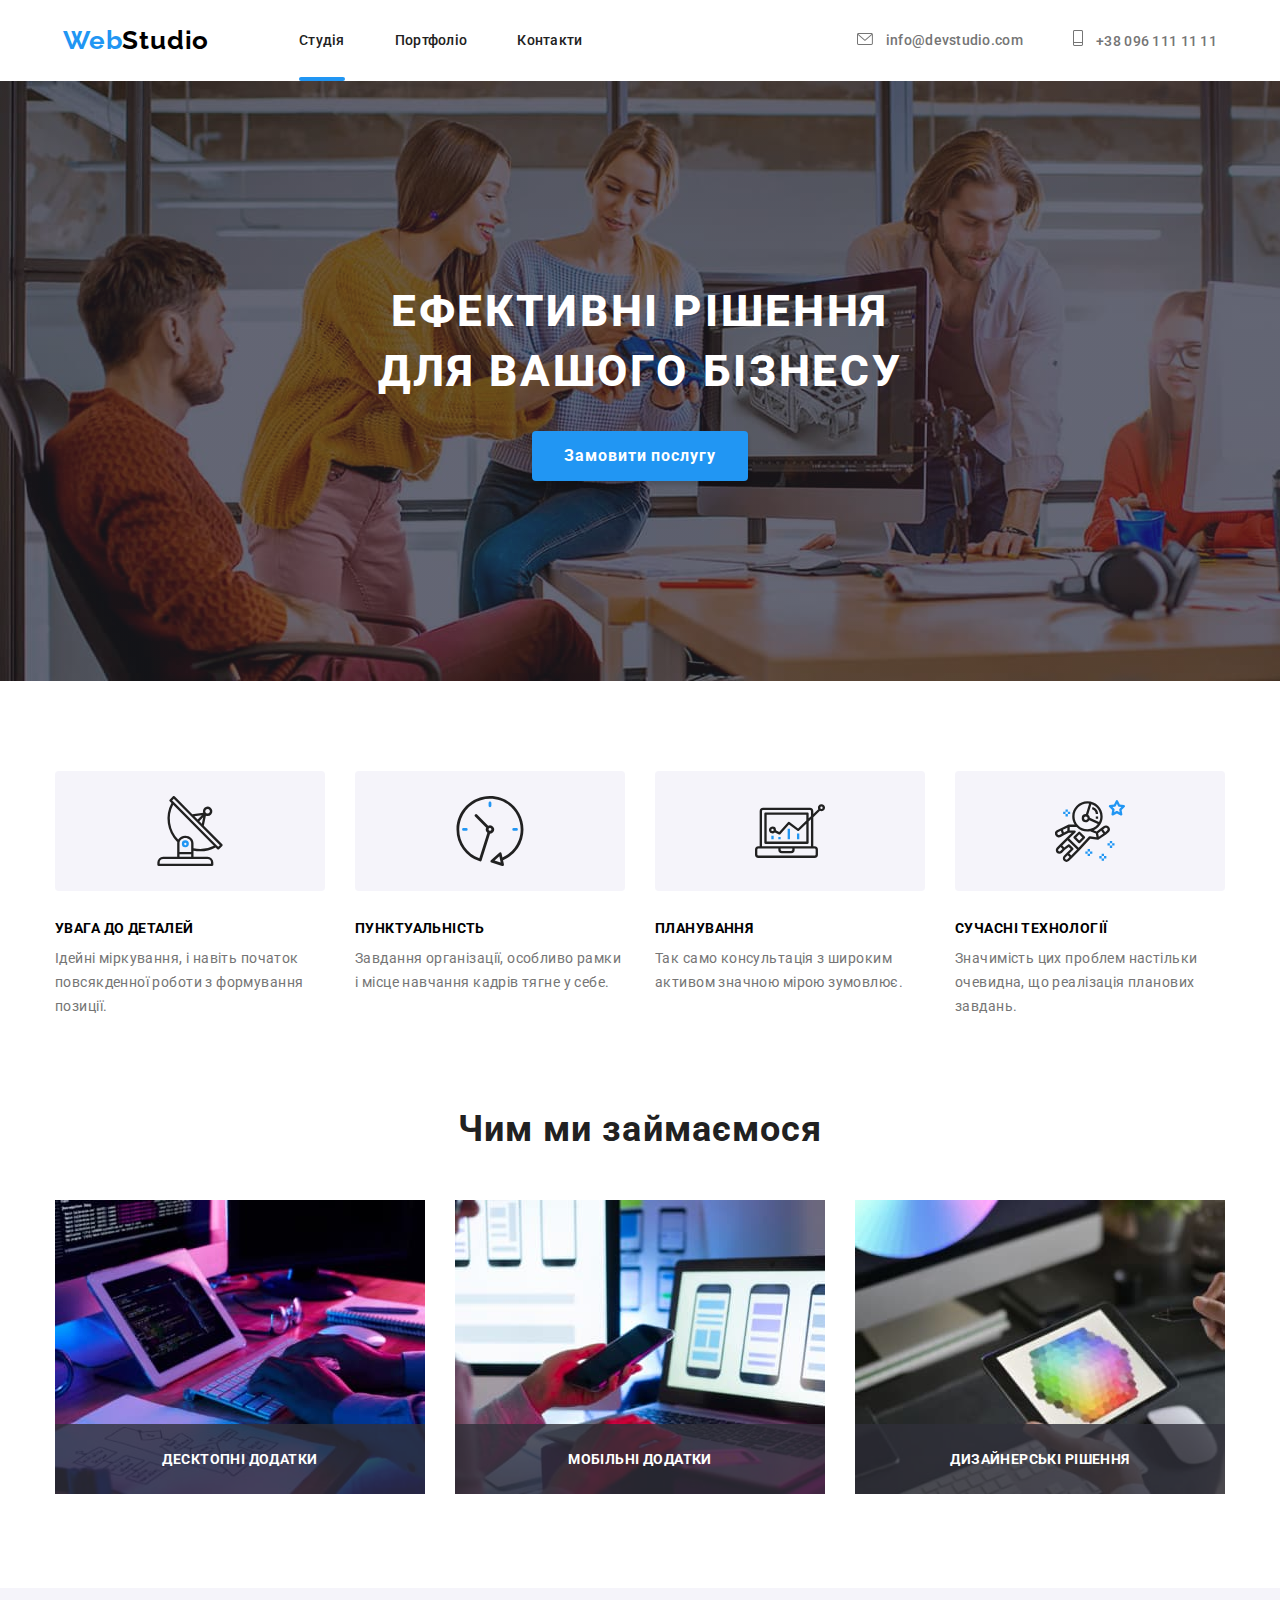
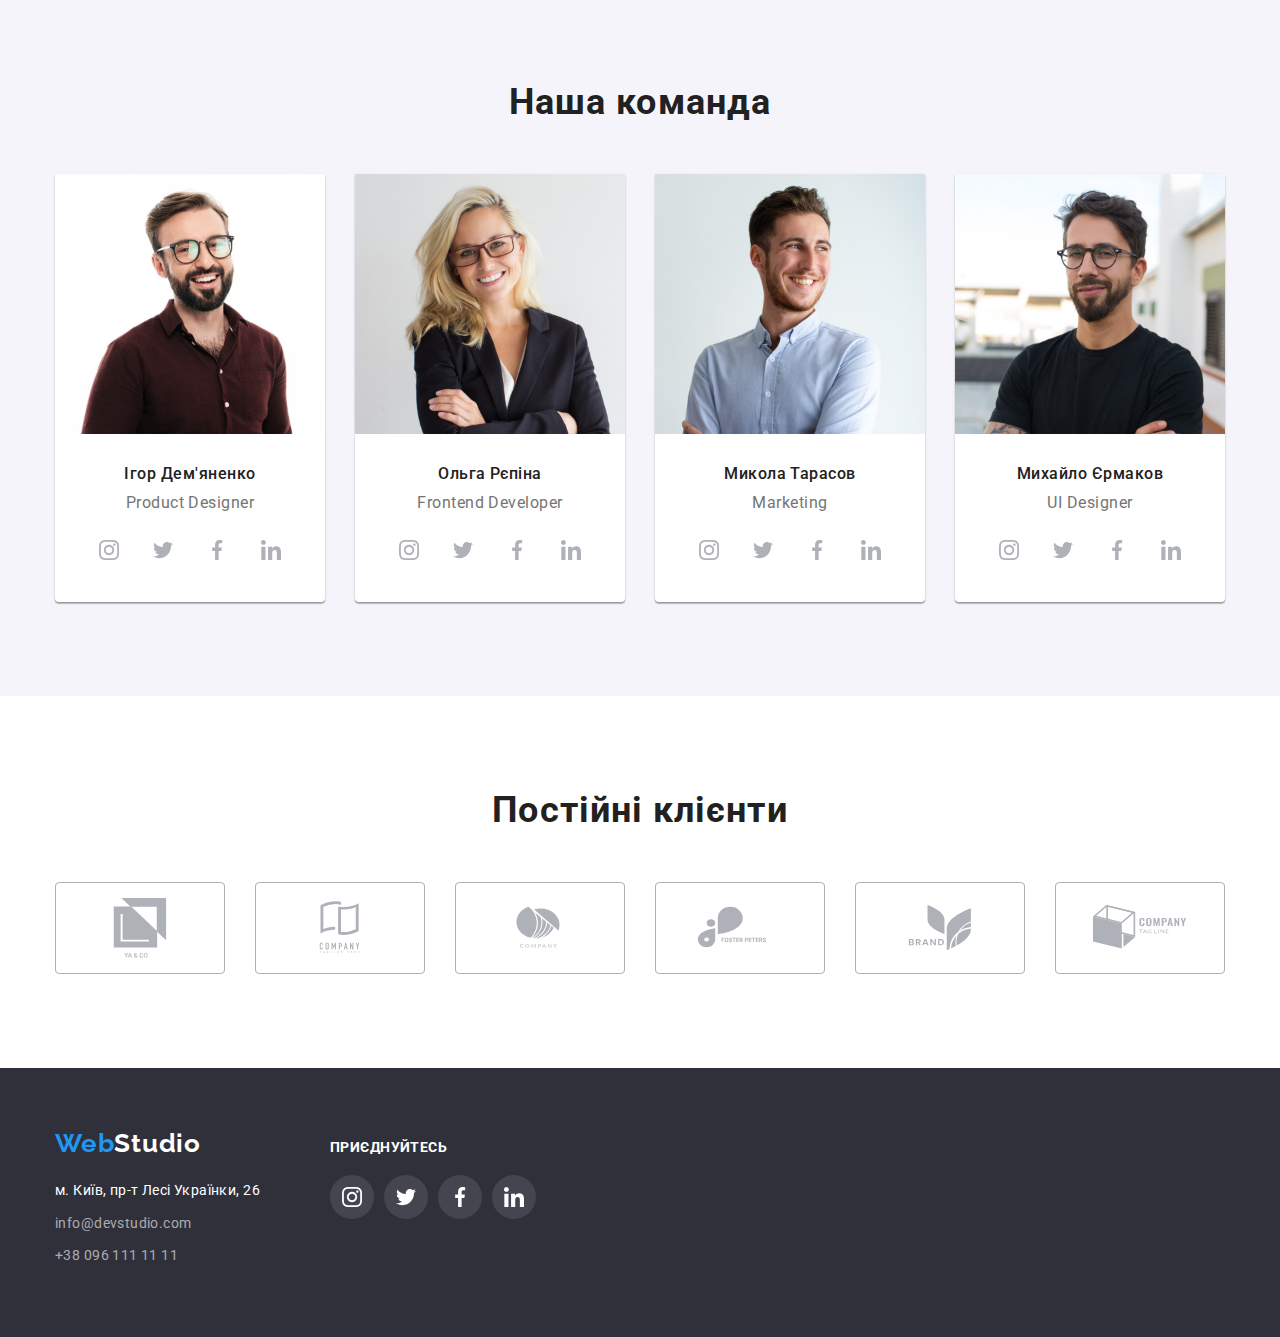
<file: index.html>
<!DOCTYPE html>
<html lang="uk">
  <head>
    <meta charset="UTF-8" />
    <meta http-equiv="X-UA-Compatible" content="IE=edge" />
    <meta name="viewport" content="width=device-width, initial-scale=1.0" />
    <title>WebStudio</title>
    <link href="https://unpkg.com/aos@2.3.1/dist/aos.css" rel="stylesheet" />
    <link
      rel="stylesheet"
      href="https://cdnjs.cloudflare.com/ajax/libs/animate.css/4.1.1/animate.min.css"
    />
    <link rel="stylesheet" href="./css/modern-normalize.css" />
    <link rel="stylesheet" href="./css/styles.css" />
    <link rel="preconnect" href="https://fonts.googleapis.com" />
    <link rel="preconnect" href="https://fonts.gstatic.com" crossorigin />
    <link
      href="https://fonts.googleapis.com/css2?family=Raleway:wght@700&family=Roboto:wght@400;500;700;900&display=swap"
      rel="stylesheet"
    />
  </head>
  <body>
    <header class="page-header">
      <div class="container">
        <a class="header-logo" href="./index.html"
          ><span style="color: #2196f3">Web</span>Studio</a
        >
        <nav>
          <ul class="header-nav">
            <li class="header-li list">
              <a class="header-link current" href="./index.html">Студія</a>
            </li>
            <li class="header-li list">
              <a class="header-link" href="./portfolio.html">Портфоліо</a>
            </li>
            <li class="header-li list">
              <a class="header-link" href="#contacts">Контакти</a>
            </li>
          </ul>
          <ul class="header-contacts">
            <li class="header-contacts-li list">
              <a class="header-contacts-link" href="mailto:info@devstudio.com"
                ><svg class="icon-mail">
                  <use href="./images/symbol-defs.svg#icon-envelope"></use>
                </svg>
                info@devstudio.com</a
              >
            </li>
            <li class="header-contacts-li list">
              <a class="header-contacts-link" href="tel:+380961111111">
                <svg class="icon-tel">
                  <use href="./images/symbol-defs.svg#icon-vector"></use>
                </svg>
                +38 096 111 11 11</a
              >
            </li>
          </ul>
        </nav>
      </div>
    </header>
    <main>
      <section class="main-section">
        <div class="container">
          <div class="main-section-container">
            <h1>
              Ефективні рішення<br />
              для вашого бізнесу
            </h1>
            <button class="main-button" type="button" data-modal-open>
              Замовити послугу
            </button>
          </div>
        </div>
      </section>

      <section class="features-section">
        <div class="container">
          <h2 class="visually-hidden">Наші особливості</h2>
          <ul class="features-section-ul">
            <li class="features-section-li list">
              <h3>Увага до деталей</h3>
              <p>
                Ідейні міркування, і навіть початок повсякденної роботи з
                формування позиції.
              </p>
            </li>
            <li class="features-section-li list">
              <h3>Пунктуальність</h3>
              <p>
                Завдання організації, особливо рамки і місце навчання кадрів
                тягне у себе.
              </p>
            </li>
            <li class="features-section-li list">
              <h3>Планування</h3>
              <p>
                Так само консультація з широким активом значною мірою зумовлює.
              </p>
            </li>
            <li class="features-section-li list">
              <h3>Сучасні технології</h3>
              <p>
                Значимість цих проблем настільки очевидна, що реалізація
                планових завдань.
              </p>
            </li>
          </ul>
        </div>
      </section>
      <section class="img-items">
        <h2>Чим ми займаємося</h2>
        <div class="container">
          <ul class="img-ul list">
            <li>
              <img
                src="./images/img1.jpg"
                alt="Зображення компьютеру планшету та клавіатури"
                width="370"
              />
              <p class="label">Десктопні додатки</p>
            </li>
            <li>
              <img
                src="./images/img2.jpg"
                alt="Зображення телефону та екрану компьютера"
                width="370"
              />
              <p class="label">Мобільні додатки</p>
            </li>
            <li>
              <img
                src="./images/img3.jpg"
                alt="Зображення планшету"
                width="370"
              />
              <p class="label">Дизайнерські рішення</p>
            </li>
          </ul>
        </div>
      </section>
      <section class="team-section">
        <h2>Наша команда</h2>
        <div class="container">
          <ul class="team-section-ul">
            <li class="team-section-li list">
              <img
                src="./images/img4.jpg"
                alt="Фото Ігор Дем'яненко"
                width="270"
              />
              <div class="team-member-div">
                <h3>Ігор Дем'яненко</h3>
                <p>Product Designer</p>
                <ul class="soc-list list">
                  <li class="soc-item">
                    <a
                      href="#"
                      class="social-link link"
                      target="_blank"
                      rel="noopener noreferrer nofollow"
                    >
                      <svg class="icon-soc" width="20px" height="20px">
                        <use
                          href="./images/symbol-defs.svg#icon-instagram"
                        ></use>
                      </svg>
                    </a>
                  </li>
                  <li class="soc-item">
                    <a
                      href="#"
                      class="social-link link"
                      target="_blank"
                      rel="noopener noreferrer nofollow"
                    >
                      <svg class="icon-soc" width="20px" height="20px">
                        <use href="./images/symbol-defs.svg#icon-twitter"></use>
                      </svg>
                    </a>
                  </li>
                  <li class="soc-item">
                    <a
                      href="#"
                      class="social-link link"
                      target="_blank"
                      rel="noopener noreferrer nofollow"
                    >
                      <svg class="icon-soc" width="20px" height="20px">
                        <use
                          href="./images/symbol-defs.svg#icon-facebook"
                        ></use>
                      </svg>
                    </a>
                  </li>
                  <li class="soc-item">
                    <a
                      href="#"
                      class="social-link link"
                      target="_blank"
                      rel="noopener noreferrer nofollow"
                    >
                      <svg class="icon-soc" width="20px" height="20px">
                        <use
                          href="./images/symbol-defs.svg#icon-linkedin"
                        ></use>
                      </svg>
                    </a>
                  </li>
                </ul>
              </div>
            </li>
            <li class="team-section-li list">
              <img
                src="./images/img5.jpg"
                alt="Фото Ольги Рєпіної"
                width="270"
              />
              <div class="team-member-div">
                <h3>Ольга Рєпіна</h3>
                <p>Frontend Developer</p>
                <ul class="soc-list list">
                  <li class="soc-item">
                    <a
                      href="#"
                      class="social-link link"
                      target="_blank"
                      rel="noopener noreferrer nofollow"
                    >
                      <svg class="icon-soc" width="20px" height="20px">
                        <use
                          href="./images/symbol-defs.svg#icon-instagram"
                        ></use>
                      </svg>
                    </a>
                  </li>
                  <li class="soc-item">
                    <a
                      href="#"
                      class="social-link link"
                      target="_blank"
                      rel="noopener noreferrer nofollow"
                    >
                      <svg class="icon-soc" width="20px" height="20px">
                        <use href="./images/symbol-defs.svg#icon-twitter"></use>
                      </svg>
                    </a>
                  </li>
                  <li class="soc-item">
                    <a
                      href="#"
                      class="social-link link"
                      target="_blank"
                      rel="noopener noreferrer nofollow"
                    >
                      <svg class="icon-soc" width="20px" height="20px">
                        <use
                          href="./images/symbol-defs.svg#icon-facebook"
                        ></use>
                      </svg>
                    </a>
                  </li>
                  <li class="soc-item">
                    <a
                      href="#"
                      class="social-link link"
                      target="_blank"
                      rel="noopener noreferrer nofollow"
                    >
                      <svg class="icon-soc" width="20px" height="20px">
                        <use
                          href="./images/symbol-defs.svg#icon-linkedin"
                        ></use>
                      </svg>
                    </a>
                  </li>
                </ul>
              </div>
            </li>
            <li class="team-section-li list">
              <img
                src="./images/img6.jpg"
                alt="Фото Миколи Тарасова"
                width="270"
              />
              <div class="team-member-div">
                <h3>Микола Тарасов</h3>
                <p>Marketing</p>
                <ul class="soc-list list">
                  <li class="soc-item">
                    <a
                      href="#"
                      class="social-link link"
                      target="_blank"
                      rel="noopener noreferrer nofollow"
                    >
                      <svg class="icon-soc" width="20px" height="20px">
                        <use
                          href="./images/symbol-defs.svg#icon-instagram"
                        ></use>
                      </svg>
                    </a>
                  </li>
                  <li class="soc-item">
                    <a
                      href="#"
                      class="social-link link"
                      target="_blank"
                      rel="noopener noreferrer nofollow"
                    >
                      <svg class="icon-soc" width="20px" height="20px">
                        <use href="./images/symbol-defs.svg#icon-twitter"></use>
                      </svg>
                    </a>
                  </li>
                  <li class="soc-item">
                    <a
                      href="#"
                      class="social-link link"
                      target="_blank"
                      rel="noopener noreferrer nofollow"
                    >
                      <svg class="icon-soc" width="20px" height="20px">
                        <use
                          href="./images/symbol-defs.svg#icon-facebook"
                        ></use>
                      </svg>
                    </a>
                  </li>
                  <li class="soc-item">
                    <a
                      href="#"
                      class="social-link link"
                      target="_blank"
                      rel="noopener noreferrer nofollow"
                    >
                      <svg class="icon-soc" width="20px" height="20px">
                        <use
                          href="./images/symbol-defs.svg#icon-linkedin"
                        ></use>
                      </svg>
                    </a>
                  </li>
                </ul>
              </div>
            </li>
            <li class="team-section-li list">
              <img
                src="./images/img7.jpg"
                alt="Фото Михайла Єрмакова"
                width="270"
              />
              <div class="team-member-div">
                <h3>Михайло Єрмаков</h3>
                <p>UI Designer</p>
                <ul class="soc-list list">
                  <li class="soc-item">
                    <a
                      href="#"
                      class="social-link link"
                      target="_blank"
                      rel="noopener noreferrer nofollow"
                    >
                      <svg class="icon-soc" width="20px" height="20px">
                        <use
                          href="./images/symbol-defs.svg#icon-instagram"
                        ></use>
                      </svg>
                    </a>
                  </li>
                  <li class="soc-item">
                    <a
                      href="#"
                      class="social-link link"
                      target="_blank"
                      rel="noopener noreferrer nofollow"
                    >
                      <svg class="icon-soc" width="20px" height="20px">
                        <use href="./images/symbol-defs.svg#icon-twitter"></use>
                      </svg>
                    </a>
                  </li>
                  <li class="soc-item">
                    <a
                      href="#"
                      class="social-link link"
                      target="_blank"
                      rel="noopener noreferrer nofollow"
                    >
                      <svg class="icon-soc" width="20px" height="20px">
                        <use
                          href="./images/symbol-defs.svg#icon-facebook"
                        ></use>
                      </svg>
                    </a>
                  </li>
                  <li class="soc-item">
                    <a
                      href="#"
                      class="social-link link"
                      target="_blank"
                      rel="noopener noreferrer nofollow"
                    >
                      <svg class="icon-soc" width="20px" height="20px">
                        <use
                          href="./images/symbol-defs.svg#icon-linkedin"
                        ></use>
                      </svg>
                    </a>
                  </li>
                </ul>
              </div>
            </li>
          </ul>
        </div>
      </section>
      <section class="clients">
        <h2>Постійні клієнти</h2>
        <ul class="clients-ul">
          <li class="clients-li list">
            <a
              href="#"
              class="client-link link"
              target="_blank"
              rel="noopener noreferrer nofollow"
            >
              <svg class="icon-logo" width="106px" height="60px">
                <use href="./images/symbol-defs.svg#icon-Logo1"></use>
              </svg>
            </a>
          </li>
          <li class="clients-li list">
            <a
              href="#"
              class="client-link link"
              target="_blank"
              rel="noopener noreferrer nofollow"
            >
              <svg class="icon-logo" width="106px" height="60px">
                <use href="./images/symbol-defs.svg#icon-Logo2"></use>
              </svg>
            </a>
          </li>
          <li class="clients-li list">
            <a
              href="#"
              class="client-link link"
              target="_blank"
              rel="noopener noreferrer nofollow"
            >
              <svg class="icon-logo" width="106px" height="60px">
                <use href="./images/symbol-defs.svg#icon-Logo3"></use>
              </svg>
            </a>
          </li>
          <li class="clients-li list">
            <a
              href="#"
              class="client-link link"
              target="_blank"
              rel="noopener noreferrer nofollow"
            >
              <svg class="icon-logo" width="106px" height="60px">
                <use href="./images/symbol-defs.svg#icon-Logo4"></use>
              </svg>
            </a>
          </li>
          <li class="clients-li list">
            <a
              href="#"
              class="client-link link"
              target="_blank"
              rel="noopener noreferrer nofollow"
            >
              <svg class="icon-logo" width="106px" height="60px">
                <use href="./images/symbol-defs.svg#icon-Logo5"></use>
              </svg>
            </a>
          </li>
          <li class="clients-li list">
            <a
              href="#"
              class="client-link link"
              target="_blank"
              rel="noopener noreferrer nofollow"
            >
              <svg class="icon-logo" width="106px" height="60px">
                <use href="./images/symbol-defs.svg#icon-Logo6"></use>
              </svg>
            </a>
          </li>
        </ul>
      </section>
    </main>
    <footer>
      <div class="container-footer">
        <div>
          <a class="logo-footer" href="./index.html"
            ><span style="color: #2196f3">Web</span>Studio</a
          >
          <address>
            <ul class="footer-ul" id="contacts">
              <li class="footer-li list">
                <a
                  class="footer-address"
                  href="https://goo.gl/maps/fCmVy85zuMWWHmQd8"
                  target="_blank"
                  rel="noopener noreferrer nofollow"
                  >м. Київ, пр-т Лесі Українки, 26</a
                >
              </li>
              <li class="footer-li list">
                <a class="footer-link" href="mailto:info@devstudio.com"
                  >info@devstudio.com</a
                >
              </li>
              <li class="footer-li list">
                <a class="footer-link" href="tel:+380961111111"
                  >+38 096 111 11 11</a
                >
              </li>
            </ul>
          </address>
        </div>
        <div class="social-links-footer">
          <h2>Приєднуйтесь</h2>
          <ul class="social-footer-ul list">
            <li class="social-footer-li">
              <a
                href="#"
                class="social-link link"
                target="_blank"
                rel="noopener noreferrer nofollow"
              >
                <svg class="icon-footer" width="20px" height="20px">
                  <use href="./images/symbol-defs.svg#icon-instagram"></use>
                </svg>
              </a>
            </li>
            <li class="social-footer-li">
              <a
                href="#"
                class="social-link link"
                target="_blank"
                rel="noopener noreferrer nofollow"
              >
                <svg class="icon-footer" width="20px" height="20px">
                  <use href="./images/symbol-defs.svg#icon-twitter"></use>
                </svg>
              </a>
            </li>
            <li class="social-footer-li">
              <a
                href="#"
                class="social-link link"
                target="_blank"
                rel="noopener noreferrer nofollow"
              >
                <svg class="icon-footer" width="20px" height="20px">
                  <use href="./images/symbol-defs.svg#icon-facebook"></use>
                </svg>
              </a>
            </li>
            <li class="social-footer-li">
              <a
                href="#"
                class="social-link link"
                target="_blank"
                rel="noopener noreferrer nofollow"
              >
                <svg class="icon-footer" width="20px" height="20px">
                  <use href="./images/symbol-defs.svg#icon-linkedin"></use>
                </svg>
              </a>
            </li>
          </ul>
        </div>
      </div>
    </footer>
    <div class="backdrop is-hidden" data-modal>
      <div class="modal">
        <button type="button" class="modal-close" data-modal-close>
          <svg class="modal-close-icon" width="11px" height="11px">
            <use href="./images/symbol-defs.svg#icon-x-close"></use>
          </svg>
        </button>
      </div>
    </div>
    <script src="./js/modal.js"></script>
    <script src="https://unpkg.com/aos@2.3.1/dist/aos.js"></script>
    <script>
      AOS.init();
    </script>
  </body>
</html>
</file>
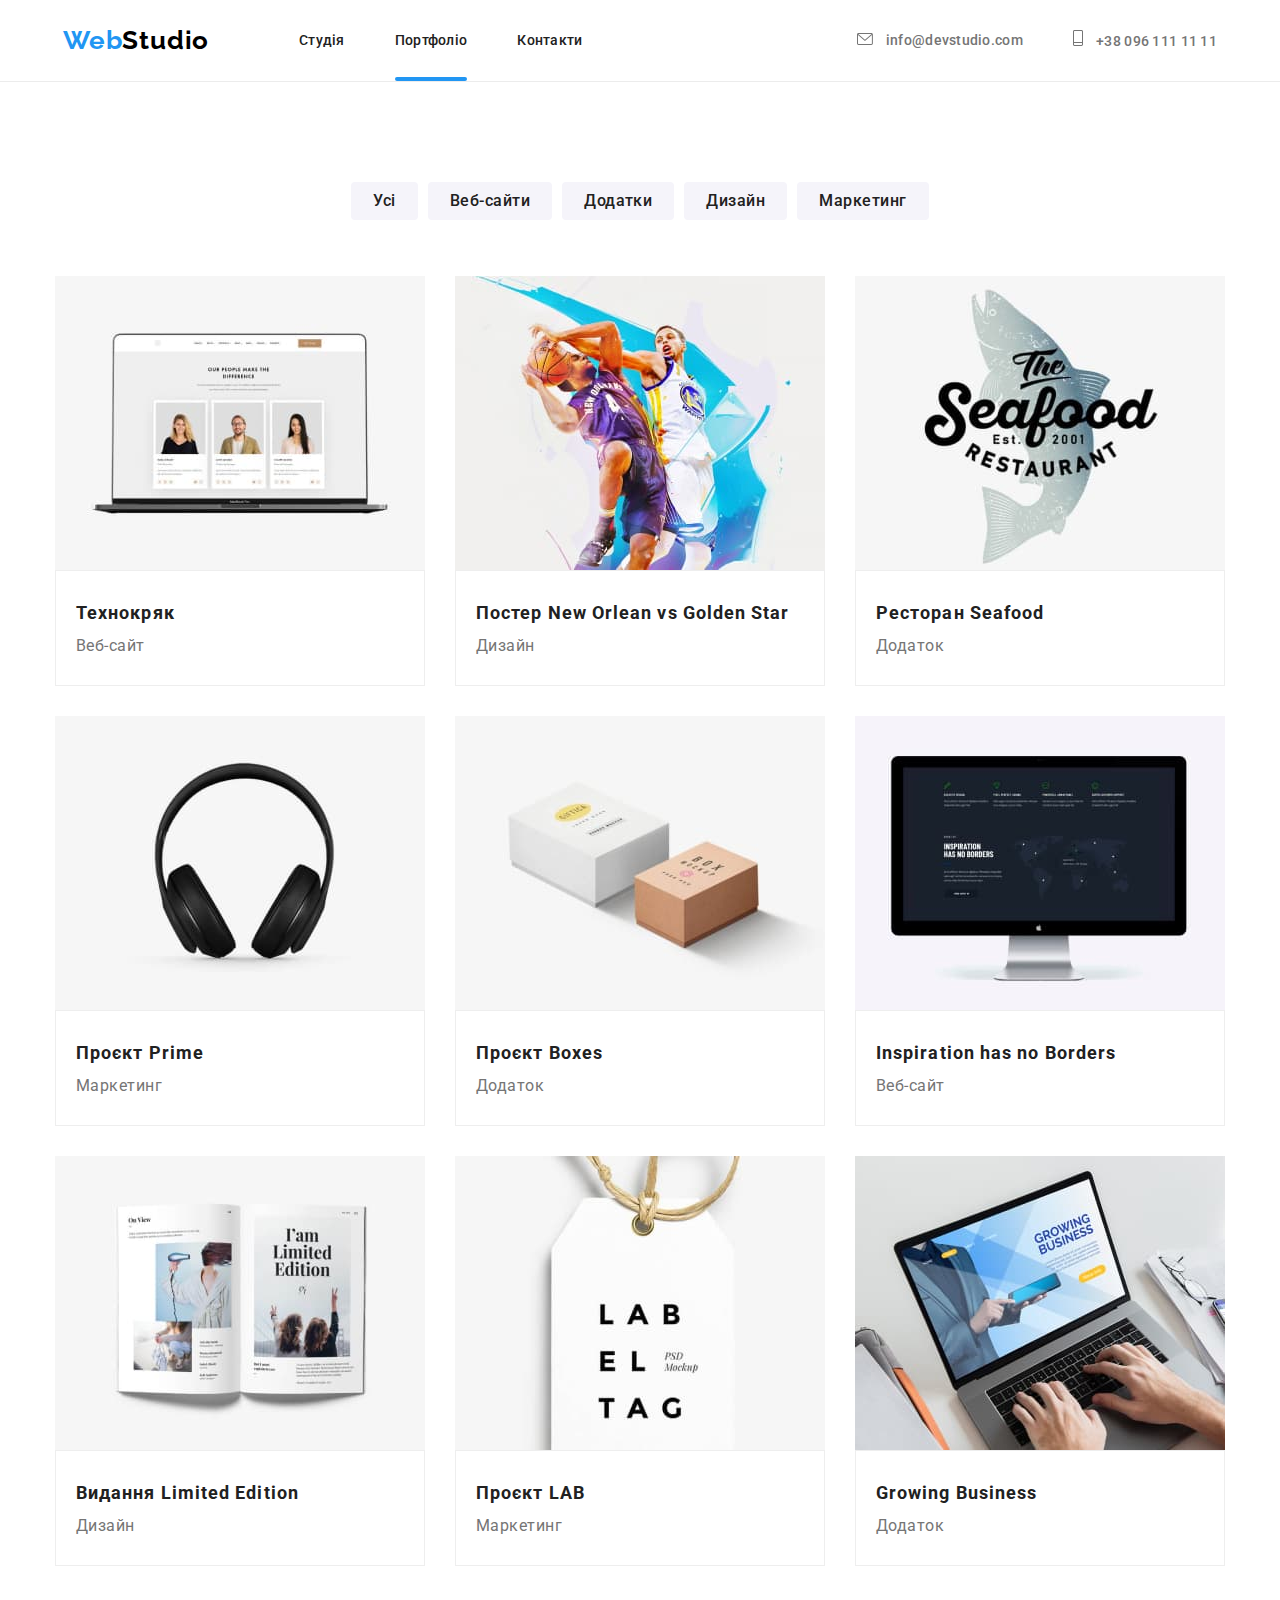
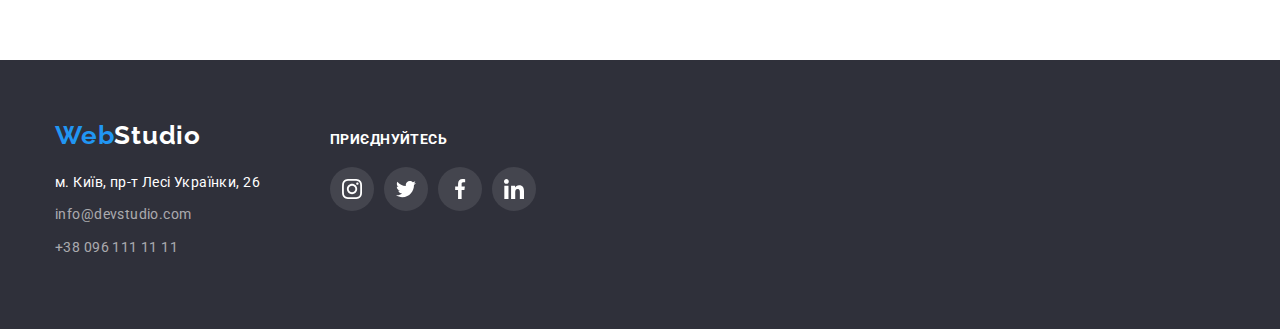
<file: portfolio.html>
<!DOCTYPE html>
<html lang="uk">
  <head>
    <meta charset="UTF-8" />
    <meta http-equiv="X-UA-Compatible" content="IE=edge" />
    <meta name="viewport" content="width=device-width, initial-scale=1.0" />
    <title>WebStudio</title>
    <link href="https://unpkg.com/aos@2.3.1/dist/aos.css" rel="stylesheet" />
    <link
      rel="stylesheet"
      href="https://cdnjs.cloudflare.com/ajax/libs/animate.css/4.1.1/animate.min.css"
    />
    <link rel="stylesheet" href="./css/modern-normalize.css" />
    <link rel="stylesheet" href="./css/styles.css" />
    <link rel="preconnect" href="https://fonts.googleapis.com" />
    <link rel="preconnect" href="https://fonts.gstatic.com" crossorigin />
    <link
      href="https://fonts.googleapis.com/css2?family=Raleway:wght@700&family=Roboto:wght@400;500;700;900&display=swap"
      rel="stylesheet"
    />
  </head>
  <body>
    <header class="page-header">
      <div class="container">
        <a class="header-logo" href="./index.html"
          ><span style="color: #2196f3">Web</span>Studio</a
        >
        <nav>
          <ul class="header-nav">
            <li class="header-li list">
              <a class="header-link" href="./index.html">Студія</a>
            </li>
            <li class="header-li list">
              <a class="header-link current" href="./portfolio.html"
                >Портфоліо</a
              >
            </li>
            <li class="header-li list">
              <a class="header-link" href="#contacts">Контакти</a>
            </li>
          </ul>
          <ul class="header-contacts">
            <li class="header-contacts-li list">
              <a class="header-contacts-link" href="mailto:info@devstudio.com"
                ><svg class="icon-mail">
                  <use href="./images/symbol-defs.svg#icon-envelope"></use>
                </svg>
                info@devstudio.com</a
              >
            </li>
            <li class="header-contacts-li list">
              <a class="header-contacts-link" href="tel:+380961111111">
                <svg class="icon-tel">
                  <use href="./images/symbol-defs.svg#icon-vector"></use>
                </svg>
                +38 096 111 11 11</a
              >
            </li>
          </ul>
        </nav>
      </div>
    </header>
    <div class="line-header"></div>
    <main>
      <section class="portfolio-section">
        <div class="container">
          <ul class="buttons-main-section">
            <li class="list">
              <button class="button-main-section" type="button">Усі</button>
            </li>
            <li class="list">
              <button class="button-main-section" type="button">
                Веб-сайти
              </button>
            </li>
            <li class="list">
              <button class="button-main-section" type="button">Додатки</button>
            </li>
            <li class="list">
              <button class="button-main-section" type="button">Дизайн</button>
            </li>
            <li class="list">
              <button class="button-main-section" type="button">
                Маркетинг
              </button>
            </li>
          </ul>
        </div>
        <div class="container">
          <ul class="img-section list">
            <li class="img-portfolio">
              <a class="a-img-portfolio" href="#">
                <div class="img-text-wrap">
                  <img
                    src="./images/img8.jpg"
                    alt="Веб-сайт відкритий на компьютері"
                  />
                  <p class="top-text">
                    Ресурс пропонує комплексні пропозиції з різним рівнем
                    функціоналу та сервісів. Все це дозволить відвідувачу
                    отримати вичерпні відомості про компанію чи приватну особу.
                  </p>
                </div>
                <div class="img-div">
                  <h3 class="img-h3">Технокряк</h3>
                  <p class="img-p">Веб-сайт</p>
                </div>
              </a>
            </li>
            <li class="img-portfolio">
              <a class="a-img-portfolio" href="#">
                <div class="img-text-wrap">
                  <img
                    src="./images/img9.jpg"
                    alt="Хлопці грають в баскетбол"
                  />
                  <p class="top-text">
                    Ресурс пропонує комплексні пропозиції з різним рівнем
                    функціоналу та сервісів. Все це дозволить відвідувачу
                    отримати вичерпні відомості про компанію чи приватну особу.
                  </p>
                </div>
                <div class="img-div">
                  <h3 class="img-h3">Постер New Orlean vs Golden Star</h3>
                  <p class="img-p">Дизайн</p>
                </div>
              </a>
            </li>
            <li class="img-portfolio">
              <a class="a-img-portfolio" href="#">
                <div class="img-text-wrap">
                  <img src="./images/img10.jpg" alt="Логотип ресторану" />
                  <p class="top-text">
                    Ресурс пропонує комплексні пропозиції з різним рівнем
                    функціоналу та сервісів. Все це дозволить відвідувачу
                    отримати вичерпні відомості про компанію чи приватну особу.
                  </p>
                </div>
                <div class="img-div">
                  <h3 class="img-h3">Ресторан Seafood</h3>
                  <p class="img-p">Додаток</p>
                </div>
              </a>
            </li>
            <li class="img-portfolio">
              <a class="a-img-portfolio" href="#">
                <div class="img-text-wrap">
                  <img src="./images/img11.jpg" alt="Навушники" />
                  <p class="top-text">
                    Ресурс пропонує комплексні пропозиції з різним рівнем
                    функціоналу та сервісів. Все це дозволить відвідувачу
                    отримати вичерпні відомості про компанію чи приватну особу.
                  </p>
                </div>
                <div class="img-div">
                  <h3 class="img-h3">Проєкт Prime</h3>
                  <p class="img-p">Маркетинг</p>
                </div>
              </a>
            </li>
            <li class="img-portfolio">
              <a class="a-img-portfolio" href="#">
                <div class="img-text-wrap">
                  <img src="./images/img12.jpg" alt="Дві коробки" />
                  <p class="top-text">
                    Ресурс пропонує комплексні пропозиції з різним рівнем
                    функціоналу та сервісів. Все це дозволить відвідувачу
                    отримати вичерпні відомості про компанію чи приватну особу.
                  </p>
                </div>
                <div class="img-div">
                  <h3 class="img-h3">Проєкт Boxes</h3>
                  <p class="img-p">Додаток</p>
                </div>
              </a>
            </li>
            <li class="img-portfolio">
              <a class="a-img-portfolio" href="#">
                <div class="img-text-wrap">
                  <img
                    src="./images/img13.jpg"
                    alt="Веб-сайт відкритий на екрані компьютера"
                  />
                  <p class="top-text">
                    Ресурс пропонує комплексні пропозиції з різним рівнем
                    функціоналу та сервісів. Все це дозволить відвідувачу
                    отримати вичерпні відомості про компанію чи приватну особу.
                  </p>
                </div>
                <div class="img-div">
                  <h3 class="img-h3">Inspiration has no Borders</h3>
                  <p class="img-p">Веб-сайт</p>
                </div>
              </a>
            </li>
            <li class="img-portfolio">
              <a class="a-img-portfolio" href="#">
                <div class="img-text-wrap">
                  <img src="./images/img14.jpg" alt="Журнал" />
                  <p class="top-text">
                    Ресурс пропонує комплексні пропозиції з різним рівнем
                    функціоналу та сервісів. Все це дозволить відвідувачу
                    отримати вичерпні відомості про компанію чи приватну особу.
                  </p>
                </div>
                <div class="img-div">
                  <h3 class="img-h3">Видання Limited Edition</h3>
                  <p class="img-p">Дизайн</p>
                </div>
              </a>
            </li>
            <li class="img-portfolio">
              <a class="a-img-portfolio" href="#">
                <div class="img-text-wrap">
                  <img src="./images/img15.jpg" alt="Бірка з написом" />
                  <p class="top-text">
                    Ресурс пропонує комплексні пропозиції з різним рівнем
                    функціоналу та сервісів. Все це дозволить відвідувачу
                    отримати вичерпні відомості про компанію чи приватну особу.
                  </p>
                </div>
                <div class="img-div">
                  <h3 class="img-h3">Проєкт LAB</h3>
                  <p class="img-p">Маркетинг</p>
                </div>
              </a>
            </li>
            <li class="img-portfolio">
              <a class="a-img-portfolio" href="#">
                <div class="img-text-wrap">
                  <img
                    src="./images/img16.jpg"
                    alt="Веб-сайт відкритий на ноутбуці"
                  />
                  <p class="top-text">
                    Ресурс пропонує комплексні пропозиції з різним рівнем
                    функціоналу та сервісів. Все це дозволить відвідувачу
                    отримати вичерпні відомості про компанію чи приватну особу.
                  </p>
                </div>
                <div class="img-div">
                  <h3 class="img-h3">Growing Business</h3>
                  <p class="img-p">Додаток</p>
                </div>
              </a>
            </li>
          </ul>
        </div>
      </section>
    </main>
    <footer>
      <div class="container-footer">
        <div>
          <a class="logo-footer" href="./index.html"
            ><span style="color: #2196f3">Web</span>Studio</a
          >
          <address>
            <ul class="footer-ul" id="contacts">
              <li class="footer-li list">
                <a
                  class="footer-address"
                  href="https://goo.gl/maps/fCmVy85zuMWWHmQd8"
                  target="_blank"
                  rel="noopener noreferrer nofollow"
                  >м. Київ, пр-т Лесі Українки, 26</a
                >
              </li>
              <li class="footer-li list">
                <a class="footer-link" href="mailto:info@devstudio.com"
                  >info@devstudio.com</a
                >
              </li>
              <li class="footer-li list">
                <a class="footer-link" href="tel:+380961111111"
                  >+38 096 111 11 11</a
                >
              </li>
            </ul>
          </address>
        </div>
        <div class="social-links-footer">
          <h2>Приєднуйтесь</h2>
          <ul class="social-footer-ul list">
            <li class="social-footer-li">
              <a
                href="#"
                class="social-link link"
                target="_blank"
                rel="noopener noreferrer nofollow"
              >
                <svg class="icon-footer" width="20px" height="20px">
                  <use href="./images/symbol-defs.svg#icon-instagram"></use>
                </svg>
              </a>
            </li>
            <li class="social-footer-li">
              <a
                href="#"
                class="social-link link"
                target="_blank"
                rel="noopener noreferrer nofollow"
              >
                <svg class="icon-footer" width="20px" height="20px">
                  <use href="./images/symbol-defs.svg#icon-twitter"></use>
                </svg>
              </a>
            </li>
            <li class="social-footer-li">
              <a
                href="#"
                class="social-link link"
                target="_blank"
                rel="noopener noreferrer nofollow"
              >
                <svg class="icon-footer" width="20px" height="20px">
                  <use href="./images/symbol-defs.svg#icon-facebook"></use>
                </svg>
              </a>
            </li>
            <li class="social-footer-li">
              <a
                href="#"
                class="social-link link"
                target="_blank"
                rel="noopener noreferrer nofollow"
              >
                <svg class="icon-footer" width="20px" height="20px">
                  <use href="./images/symbol-defs.svg#icon-linkedin"></use>
                </svg>
              </a>
            </li>
          </ul>
        </div>
      </div>
    </footer>
    <script src="./js/modal.js"></script>
    <script src="https://unpkg.com/aos@2.3.1/dist/aos.js"></script>
    <script>
      AOS.init();
    </script>
  </body>
</html>
</file>
<file: css/styles.css>
body {
  font-family: "Roboto", sans-serif;
  height: 100%;
  background-color: white;
}

p,
h1,
h2,
h3,
h4,
h5,
h6 {
  margin: 0;
}

ul,
ol {
  margin: 0;
  padding-left: 0;
}

button {
  cursor: pointer;
}

address {
  font-style: normal;
}

img {
  display: block;
  max-width: 100%;
  height: auto;
}

.page-header {
  padding-top: 25px;
  padding-bottom: 25px;
}

.container {
  width: 1200px;
  padding-left: 15px;
  padding-right: 15px;
  margin: 0 auto;
  display: flex;
  box-sizing: border-box;
  align-items: center;
  justify-content: center;
}


.list {
  list-style: none;
}

.header-logo {
  text-decoration: none;
  font-family: "Raleway";
  font-weight: 700;
  font-size: 26px;
  line-height: 1.19;
  letter-spacing: 0.03em;
  color: #000;
}

.header-link {
  position: relative;
  font-weight: 500;
  font-size: 14px;
  line-height: 1.14;
  letter-spacing: 0.02em;
  color: #212121;
  text-decoration: none;
  transition: color 250ms cubic-bezier(0.4, 0, 0.2, 1);
}

.header-link:hover,
.header-link:focus {
  color: #2196f3;
}

.current::after {
  position: absolute;
  content: '';
  margin-top: 46px;
  left: 0;
  background-color: #2196F3;
  border-radius: 2px;
  width: 100%;
  height: 4px;
}

.header-nav {
  justify-content: center;
  align-items: center;
  margin-left: 90px;
  display: inline-flex;
  gap: 50px;
}

.header-contacts {
  align-items: center;
  display: inline-flex;
  box-sizing: border-box;
  justify-content: flex-end;
  margin-left: 270px;
  gap: 50px;
}


.header-contacts-link {
  font-weight: 500;
  font-size: 14px;
  line-height: 1.14;
  letter-spacing: 0.02em;
  color: #757575;
  text-decoration: none;
  transition: fill 250ms cubic-bezier(0.4, 0, 0.2, 1);
  transition: color 250ms cubic-bezier(0.4, 0, 0.2, 1);
}


.line-header {
  border-bottom: 1px solid #ececec;
}

.nav-header {
  display: flex;
  justify-content: space-between;
}

.header-contacts-li {
  align-self: center;

}

.icon-mail {
  margin-right: 10px;
  height: 12px;
  width: 16px;
  fill: currentColor;
}

.icon-tel {
  margin-right: 10px;
  height: 16px;
  width: 10px;
  fill: currentColor;
}

.header-contacts-link:hover,
.header-contacts-link:focus {
  fill: #2196f3;
}

.header-contacts-link:hover,
.header-contacts-link:focus {
  color: #2196f3;
}

/* .header-contacts-li:nth-child(1)::before {
  content: "";
  display: inline-flex;
  height: 12px;
  width: 16px;
  margin-right: 10px;
  background-image: url(../images/envelope.svg);
  background-size: contain;
}

.header-contacts-li:nth-child(2)::before {
  content: "";
  display: inline-flex;
  height: 16px;
  width: 10px;
  margin-right: 10px;
  background-image: url(../images/vector.svg);
  background-size: contain;
} */

.features-section-li:nth-child(1)::before {
  content: "";
  display: block;
  width: 270px;
  height: 120px;
  background: #F5F4FA;
  border-radius: 4px;
  margin-bottom: 30px;
  background-image: url(../images/antenna.svg);
  background-position: center;
  background-repeat: no-repeat;

}

.features-section-li:nth-child(2)::before {
  content: "";
  display: block;
  width: 270px;
  height: 120px;
  background: #F5F4FA;
  border-radius: 4px;
  margin-bottom: 30px;
  background-image: url(../images/clock.svg);
  background-position: center;
  background-repeat: no-repeat;

}

.features-section-li:nth-child(3)::before {
  content: "";
  display: block;
  width: 270px;
  height: 120px;
  background: #F5F4FA;
  border-radius: 4px;
  margin-bottom: 30px;
  background-image: url(../images/diagram.svg);
  background-position: center;
  background-repeat: no-repeat;

}

.features-section-li:nth-child(4)::before {
  content: "";
  display: block;
  width: 270px;
  height: 120px;
  background: #F5F4FA;
  border-radius: 4px;
  margin-bottom: 30px;
  background-image: url(../images/astronaut.svg);
  background-position: center;
  background-repeat: no-repeat;

}

.main-section {
  background-image: linear-gradient(to right,
      rgba(47, 48, 58, 0.4),
      rgba(47, 48, 58, 0.4)),
    url(../images/img20.jpg);
  background-color: #2f303a;
  background-size: cover;
  max-width: 1600px;
  height: 600px;
  margin-left: auto;
  margin-right: auto;
  padding-top: 200px;
  padding-bottom: 200px;
}

.main-section-container {
  display: flex;
  flex-direction: column;
}

.main-section-container h1 {

  flex-direction: column;
  font-style: normal;
  font-weight: 800;
  font-size: 44px;
  line-height: calc(60 / 44);
  letter-spacing: 0.06em;
  color: white;
  text-transform: uppercase;
  text-align: center;
  margin-bottom: 30px;
}

.main-button {

  font-weight: 700;
  font-size: 16px;
  line-height: 1.87;
  /* identical to box height, or 188% */
  text-align: center;
  letter-spacing: 0.06em;
  color: white;
  margin: 0 auto;
  display: block;
  min-width: 216px;
  height: 50px;
  background: #2196f3;
  box-shadow: 0px 4px 4px rgba(0, 0, 0, 0.15);
  border-radius: 4px;
  border: none;
}

h2 {
  font-weight: 700;
  font-size: 36px;
  line-height: 1.16;
  text-align: center;
  letter-spacing: 0.03em;
  color: #212121;
}

h3 {
  font-style: normal;
  font-weight: 700;
  font-size: 14px;
  line-height: 1.14;
  letter-spacing: 0.03em;
  text-transform: uppercase;
}

.team-section-li>h3 {
  font-style: normal;
  font-weight: 500;
  font-size: 16px;
  line-height: calc(19 / 16);
  /* identical to box height */

  text-align: center;
  letter-spacing: 0.03em;

  color: #212121;
  text-transform: capitalize;
}

p {
  font-style: normal;
  font-weight: 400;
  font-size: 14px;
  line-height: 1.71;
  letter-spacing: 0.03em;
  color: #757575;
}

.team-section-li>p {
  font-weight: 400;
  font-size: 16px;
  line-height: calc(19 / 16);
  text-align: center;
  letter-spacing: 0.03em;

  color: #757575;
}

.features-section-ul {
  justify-content: center;
  align-items: center;
}

.features-section {
  padding-top: 90px;
  padding-bottom: 90px;
}

.features-section-ul {
  display: flex;
  flex-direction: row;
  justify-content: center;
  align-items: flex-start;
  /* height: 100px; */
}

.features-section-li {
  width: 270px;
  margin-left: 30px;
}

.features-section-li:first-child {
  margin-left: 0;
}

.features-section-li>h3 {
  margin-bottom: 10px;
}

/* .a-img-portfolio {
  position: relative;
} */

.a-img-portfolio>h3 {
  font-weight: 700;
  font-size: 18px;
  line-height: calc(36 / 18);
  /* identical to box height, or 200% */
  letter-spacing: 0.06em;
  color: #212121;
}

.a-img-portfolio>p {
  font-weight: 400;
  font-size: 16px;
  line-height: calc(30 / 16);
  letter-spacing: 0.03em;
  color: #757575;
}

/* .img-items {
  margin-top: 118px;
  margin-bottom: 94px;
} */

.img-items>h2 {
  padding-bottom: 50px;
}

.img-ul {
  justify-content: center;
  align-items: center;
  display: flex;
  flex-direction: row;
  gap: 30px;
  padding-bottom: 94px;
}

.img-ul>li {
  position: relative;
}

.label {
  position: absolute;
  bottom: 0;
  left: 0;
  padding: 27px;
  font-family: 'Roboto';
  font-weight: 700;
  font-size: 14px;
  line-height: calc(16/14);
  text-align: center;
  letter-spacing: 0.03em;
  text-transform: uppercase;
  color: #FFFFFF;
  background: rgba(47, 48, 58, 0.8);
  height: 70px;
  width: 370px;
}


.team-section {
  padding-top: 94px;
  padding-bottom: 94px;
  width: 100%;
  background: #f5f4fa;
}

.team-section-ul {
  justify-content: center;
  align-items: center;
  margin-top: 50px;
  display: flex;
  flex-direction: row;
  justify-content: center;
  gap: 30px;
}

.team-section-li {
  width: 270px;
  background: #ffffff;
  box-shadow: 0px 1px 3px rgba(0, 0, 0, 0.12), 0px 1px 1px rgba(0, 0, 0, 0.14),
    0px 2px 1px rgba(0, 0, 0, 0.2);
  border-radius: 0px 0px 4px 4px;
  display: inline-block;
}

.team-section-li>.team-member-div>h3 {
  text-transform: capitalize;
  text-align: center;
}

.team-section-li>.team-member-div>p {
  padding-top: 10px;
  padding-bottom: 16px;
  text-align: center;
}

.team-member-div {
  padding-top: 30px;
  padding-bottom: 30px;
  text-align: center;
}

.team-member-div h3 {

  font-weight: 500;
  font-size: 16px;
  line-height: calc(19/16);
  text-align: center;
  letter-spacing: 0.03em;
  color: #212121;
}

.team-member-div p {
  font-weight: 400;
  font-size: 16px;
  line-height: calc(19/16);
  text-align: center;
  letter-spacing: 0.03em;
  color: #757575;
}

.soc-list {
  display: inline-flex;
  align-items: center;
  justify-content: center;
  gap: 10px;
}

.soc-item {
  width: 44px;
  height: 44px;
  display: flex;
}


.social-link {
  width: 100%;
  height: 100%;
  border-radius: 50%;
  display: flex;
  align-items: center;
  justify-content: center;
  transition: background-color 250ms cubic-bezier(0.4, 0, 0.2, 1);
}

.icon-soc {
  fill: #AFB1B8;
  transition: fill 250ms cubic-bezier(0.4, 0, 0.2, 1);
}

.social-link:hover,
.social-link:focus {
  background-color: #2196f3;
}

.social-link:hover .icon-soc,
.social-link:focus .icon-soc {
  fill: #fff;
}

.clients {
  padding-top: 94px;
  padding-bottom: 94px;
}

.clients h2 {
  padding-bottom: 50px;
}

.clients-ul {
  display: flex;
  align-items: center;
  justify-content: center;
  gap: 30px;
}

.clients-li {
  width: 170px;
  height: 92px;
}


.client-link {
  width: 100%;
  height: 100%;
  display: flex;
  align-items: center;
  justify-content: center;
  border-radius: 4px;
  border: 1px solid #AFB1B8;
  transition: border 250ms cubic-bezier(0.4, 0, 0.2, 1);

}

.icon-logo {
  display: flex;
  align-items: center;
  justify-content: center;
  fill: #AFB1B8;
  transition: fill 250ms cubic-bezier(0.4, 0, 0.2, 1);
}

.client-link:hover,
.client-link:focus {
  width: 170px;
  height: 92px;
  display: flex;
  align-items: center;
  justify-content: center;
  border-radius: 4px;
  border: 1px solid #2196f3;
}

.client-link:hover .icon-logo,
.client-link:focus .icon-logo {
  fill: #2196f3;
}

footer {
  width: 100%;
  background: #2f303a;
  padding-top: 60px;
  padding-bottom: 60px;
}

.container-footer {
  width: 1200px;
  padding-left: 15px;
  padding-right: 15px;
  margin: 0 auto;
  display: flex;
  box-sizing: border-box;
  flex-direction: row;
  justify-content: flex-start;
  align-items: baseline;
  gap: 70px;
}

.logo-footer {
  text-decoration: none;
  font-family: "Raleway";
  font-weight: 700;
  font-size: 26px;
  line-height: 1.19;
  /* identical to box height */
  letter-spacing: 0.03em;
  color: #fff;
}

.footer-address {
  font-style: normal;
  text-decoration: none;
  font-weight: 400;
  font-size: 14px;
  line-height: 1.7;
  /* or 171% */
  letter-spacing: 0.03em;
  color: #ffffff;
}

.footer-link {
  text-decoration: none;
  font-style: normal;
  font-weight: 400;
  font-size: 14px;
  line-height: 1.7;
  /* or 171% */
  letter-spacing: 0.03em;
  color: rgba(255, 255, 255, 0.6);
}

.footer-ul {
  margin-top: 20px;
}

.footer-li {
  margin-bottom: 9px;
}

.social-links-footer h2 {
  font-style: normal;
  font-weight: 700;
  font-size: 14px;
  line-height: 16px;
  letter-spacing: 0.03em;
  text-transform: uppercase;
  color: #FFFFFF;
  text-align: left;
  margin-bottom: 20px;
}

.social-footer-ul {
  display: inline-flex;
  align-items: center;
  justify-content: center;
  gap: 10px;
}

.social-footer-li {
  width: 44px;
  height: 44px;
  display: flex;
  background: rgba(255, 255, 255, 0.1);
  border-radius: 50%;
}


.social-link {
  width: 100%;
  height: 100%;
  border-radius: 50%;
  display: flex;
  align-items: center;
  justify-content: center;
  transition: background-color 250ms cubic-bezier(0.4, 0, 0.2, 1);
}

.icon-footer {
  transition: fill 250ms cubic-bezier(0.4, 0, 0.2, 1);
  fill: #fff;
}

.social-link:hover,
.social-link:focus {
  background-color: #2196f3;
}

.social-link:hover .icon-footer,
.social-link:focus .icon-footer {
  fill: #fff;
}

.portfolio-section {
  padding-top: 100px;
  padding-bottom: 94px;
}

.buttons-main-section {
  margin: 0 auto;
  display: flex;
  flex-direction: row;
  justify-content: center;
  align-items: center;
  gap: 10px;
  margin-bottom: 56px;
}


.button-main-section {
  font-family: "Roboto";
  font-style: normal;
  background: #f5f4fa;
  font-weight: 500;
  font-size: 16px;
  line-height: calc(26 / 16);
  padding: 10px 30px;
  text-align: center;
  letter-spacing: 0.03em;
  color: #212121;
  border-radius: 4px;
  border: none;
  padding: 6px 22px;
  transition: background 250ms cubic-bezier(0.4, 0, 0.2, 1), color 250ms cubic-bezier(0.4, 0, 0.2, 1), box-shadow 250ms cubic-bezier(0.4, 0, 0.2, 1);
}

.button-main-section:hover,
.button-main-section:focus {
  background: #2196f3;
  color: white;
  box-shadow: 0px 3px 1px rgba(0, 0, 0, 0.1), 0px 1px 2px rgba(0, 0, 0, 0.08),
    0px 2px 2px rgba(0, 0, 0, 0.12);
}

.img-section {
  align-items: center;
  display: flex;
  flex-direction: row;
  justify-content: center;
  flex-wrap: wrap;
  gap: 30px;
}

.img-portfolio {
  width: 370px;
  transition: box-shadow 250ms cubic-bezier(0.4, 0, 0.2, 1);
}

.img-portfolio:hover,
.img-portfolio:focus {
  box-shadow: 0px 1px 1px rgba(0, 0, 0, 0.12), 0px 4px 4px rgba(0, 0, 0, 0.06),
    1px 4px 6px rgba(0, 0, 0, 0.16);
}

.img-portfolio>a {
  text-decoration: none;
  font-style: normal;
}

.img-h3 {
  font-family: "Roboto";
  text-decoration: none;
  font-style: normal;
  font-weight: 700;
  font-size: 18px;
  line-height: 2;
  text-transform: none;
  letter-spacing: 0.06em;
  color: #212121;
}

.img-p {
  font-family: "Roboto";
  text-decoration: none;
  font-style: normal;
  font-weight: 400;
  font-size: 16px;
  line-height: 1.87;
  letter-spacing: 0.03em;
  color: #757575;
}

.img-div {
  border: 1px solid #eeeeee;
  padding: 24px 20px;
}

.img-text-wrap {
  position: relative;
  overflow: hidden;
}

.top-text {
  position: absolute;
  top: 0;
  padding: 63px 24px;
  font-family: 'Roboto';
  font-weight: 400;
  font-size: 18px;
  line-height: calc(28/18);
  letter-spacing: 0.03em;
  color: #FFFFFF;
  background: rgba(33, 150, 243, 0.9);
  height: 100%;
  transform: translateY(100%);
  transition: transform 250ms cubic-bezier(0.4, 0, 0.2, 1);
}

.img-portfolio:hover .top-text {
  transform: translateY(0);
}

/* прячу заголовок */
h2.visually-hidden {
  position: absolute;
  width: 1px;
  height: 1px;
  margin: -1px;
  border: 0;
  padding: 0;
  white-space: nowrap;
  clip-path: inset(100%);
  clip: rect(0 0 0 0);
  overflow: hidden;
}

.backdrop {
  position: fixed;
  top: 0;
  width: 100%;
  height: 100%;
  background-color: rgba(0, 0, 0, 0.2);
  transition: opacity 250ms cubic-bezier(0.4, 0, 0.2, 1), visibility 250ms cubic-bezier(0.4, 0, 0.2, 1);
  ;

}

.modal {
  width: 528px;
  min-height: 581px;
  background-color: #fff;
  position: absolute;
  top: 50%;
  left: 50%;
  transform: translate(-50%, -50%) scale(1);
  box-shadow: 0px 1px 3px rgba(0, 0, 0, 0.12), 0px 1px 1px rgba(0, 0, 0, 0.14), 0px 2px 1px rgba(0, 0, 0, 0.2);
  border-radius: 4px;
  transition: transform 250ms cubic-bezier(0.4, 0, 0.2, 1);
}

.backdrop.is-hidden .modal {
  transform: translate(-50%, -50%) scale(0);
}

.modal-close {
  width: 30px;
  height: 30px;
  background-color: transparent;
  border: 1px solid rgba(0, 0, 0, 0.1);
  border-radius: 50%;
  position: absolute;
  right: 8px;
  top: 8px;
  display: flex;
  align-items: center;
  justify-content: center;
  cursor: pointer;
}

.backdrop.is-hidden {
  opacity: 0;
  visibility: hidden;
  pointer-events: none;
}
</file>
